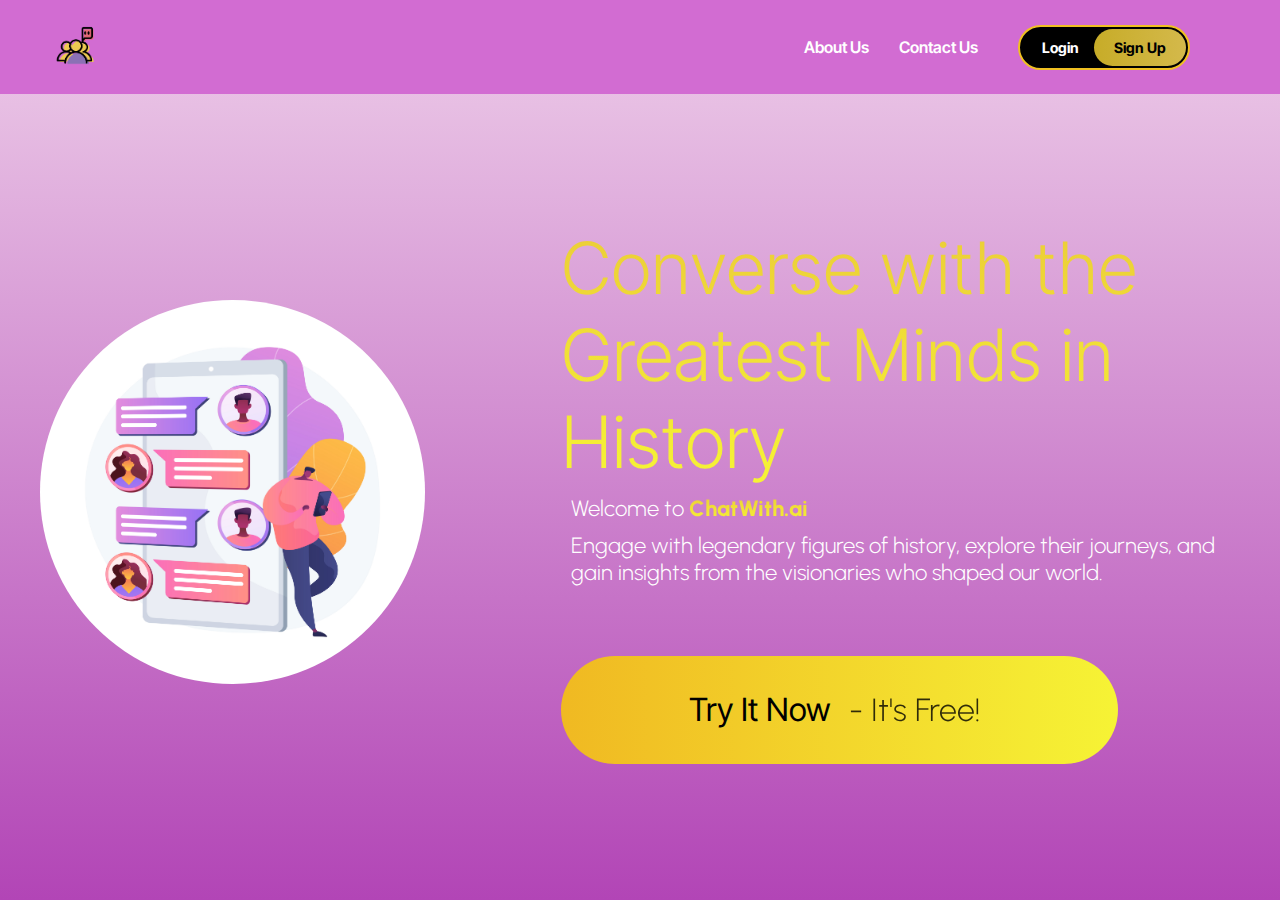
<file: index.html>
<!DOCTYPE html>
<html lang="en">

<head>
    <meta charset="UTF-8" />
    <meta name="viewport" content="width=device-width, initial-scale=1.0" />
    <title>WebTech - Chat with History's Greatest Minds</title>
    <link rel="stylesheet" href="home.css" />
    <link rel="preconnect" href="https://fonts.googleapis.com" />
    <link rel="preconnect" href="https://fonts.gstatic.com" crossorigin />
    <link
        href="https://fonts.googleapis.com/css2?family=Inter+Tight:ital,wght@0,100..900;1,100..900&family=Urbanist:ital,wght@0,100..900;1,100..900&display=swap"
        rel="stylesheet" />
</head>

<body>
    <header>
        <div class="navbar">
            <div class="logo"><img class="logo1" src="—Pngtree—group chat icon_4763828.png" alt="" /></div>
            <div class="nav-right">
                <ul class="nav-links">
                    <li><a href="#">About Us</a></li>
                    <li><a href="#">Contact Us</a></li>
                </ul>
                <div class="auth-buttons">
                    <a href="login.html" class="login-btn">Login</a>
                    <a href="signup.html" class="signup-btn">Sign Up</a>
                </div>
            </div>
        </div>
    </header>

    <main>
        <div class="content-wrapper">
            <div class="image-section">
                <img src="Wavy_Tech-28_Single-04.jpg" alt="Group 5" />
            </div>
            <div class="text-section">
                <h1>Converse with the Greatest Minds in History</h1>
                <div class="contain_p">
                    <p>
                        Welcome to <span class="highlight">ChatWith.ai</span>
                    </p>
                    <p>
                        Engage with legendary figures of history, explore their journeys, and gain insights from the
                        visionaries who
                        shaped our world.
                    </p>
                </div>
                <a href="chat.html" class="cta-btn">Try It Now
                    <p class="free">- It's Free!</p>
                </a>
            </div>
        </div>
    </main>
</body>

</html>
</file>
<file: home.css>
* {
  margin: 0;
  padding: 0;
  box-sizing: border-box;
  font-family: "Inter Tight", "Urbanist";
}

body {
  background: rgb(0, 0, 0);
  background: linear-gradient(
    0deg,
    rgb(178, 69, 182) 0%,
    rgb(238, 206, 233) 100%
  );
  color: white;
  min-height: 100vh;
  display: flex;
  flex-direction: column;
}

header {
  padding: 20px 50px;
  background-color: #d26cd2;
}

.navbar {
  display: flex;
  justify-content: space-between;
  align-items: center;
}

.logo1 {
  font-size: 2px;
  text-align: center;
  margin: auto;
  font-weight: 5;
  height: 50px;
  width: 50px;
}

.nav-links {
  display: flex;
  gap: 30px;
  list-style: none;
  align-items: right;
}

.nav-links li a {
  text-decoration: none;
  color: white;
  font-weight: 600;
  font-size: 16 px;
}

.auth-buttons {
  display: flex;
  align-items: right;
  border: 2px solid #f0c022;
  border-radius: 30px;
  padding: 2px;
  background: black;
}

.auth-buttons .login-btn,
.signup-btn {
  padding: 10px 20px;
  border-radius: 20px;
  border: none;
  text-decoration: none;
  font-size: 0.9rem;
  font-weight: bold;
}

.login-btn {
  color: white;
  background: rgb(0, 0, 0);
}

.signup-btn {
  background: linear-gradient(to right, #c7ac28, #d4b94b);
  color: black;
  margin-left: -5px; /* Overlaps with the login button */
}
.nav-right {
  display: flex;
  align-items: center;
  gap: 40px;
  padding-right: 40px;
}

main {
  margin-top: 90px;
  display: flex;
  justify-content: center;
  align-items: center;
  height: 100%;
  padding: 40px;
}

.content-wrapper {
  display: flex;
  align-items: center;
  gap: 40px;
}

.image-section img {
  max-width: 80%;
  height: auto;
  border-radius: 1000px;
}

.text-section h1 {
  font-family: "Inter Tight", sans-serif;
  font-optical-sizing: auto;
  font-weight: 300;
  font-style: normal;
  font-size: 72px;
  color: #decd16;
}

.contain_p {
  display: block;
  width: 679px;
  padding-bottom: 40px;
}

.text-section p {
  font-size: 1.2em;
  margin: 10px;
  margin-right: 10px;
  font-family: "Urbanist", sans-serif;
  font-optical-sizing: auto;
  font-weight: 300;
  font-size: 22px;
  font-style: normal;
}

h1,
.text-section .highlight {
  background: linear-gradient(#ebcd38, #f6f335);
  -webkit-background-clip: text;
  background-clip: text;
  -webkit-text-fill-color: transparent;
  font-family: "Urbanist", sans-serif;
  font-weight: 800;
  font-optical-sizing: auto;
  font-style: normal;
  justify-content: center;
  align-items: center;
}

.text-section .cta-btn {
  display: inline-block;
  margin-top: 20px;
  padding: 25px 128px;
  background: linear-gradient(to right, #f0b922, #f6f335);
  color: black;
  border-radius: 86px;
  text-decoration: none;
  font-size: 32px;
  display: inline-block;
  justify-content: center;
}

.text-section .cta-btn:hover {
  text-decoration-color: aqua;
  transition: 0s ease-in-out;
}

.text-section .cta-btn .free {
  display: inline-block;
  opacity: 80%;
  font-size: 32px;
}
</file>
